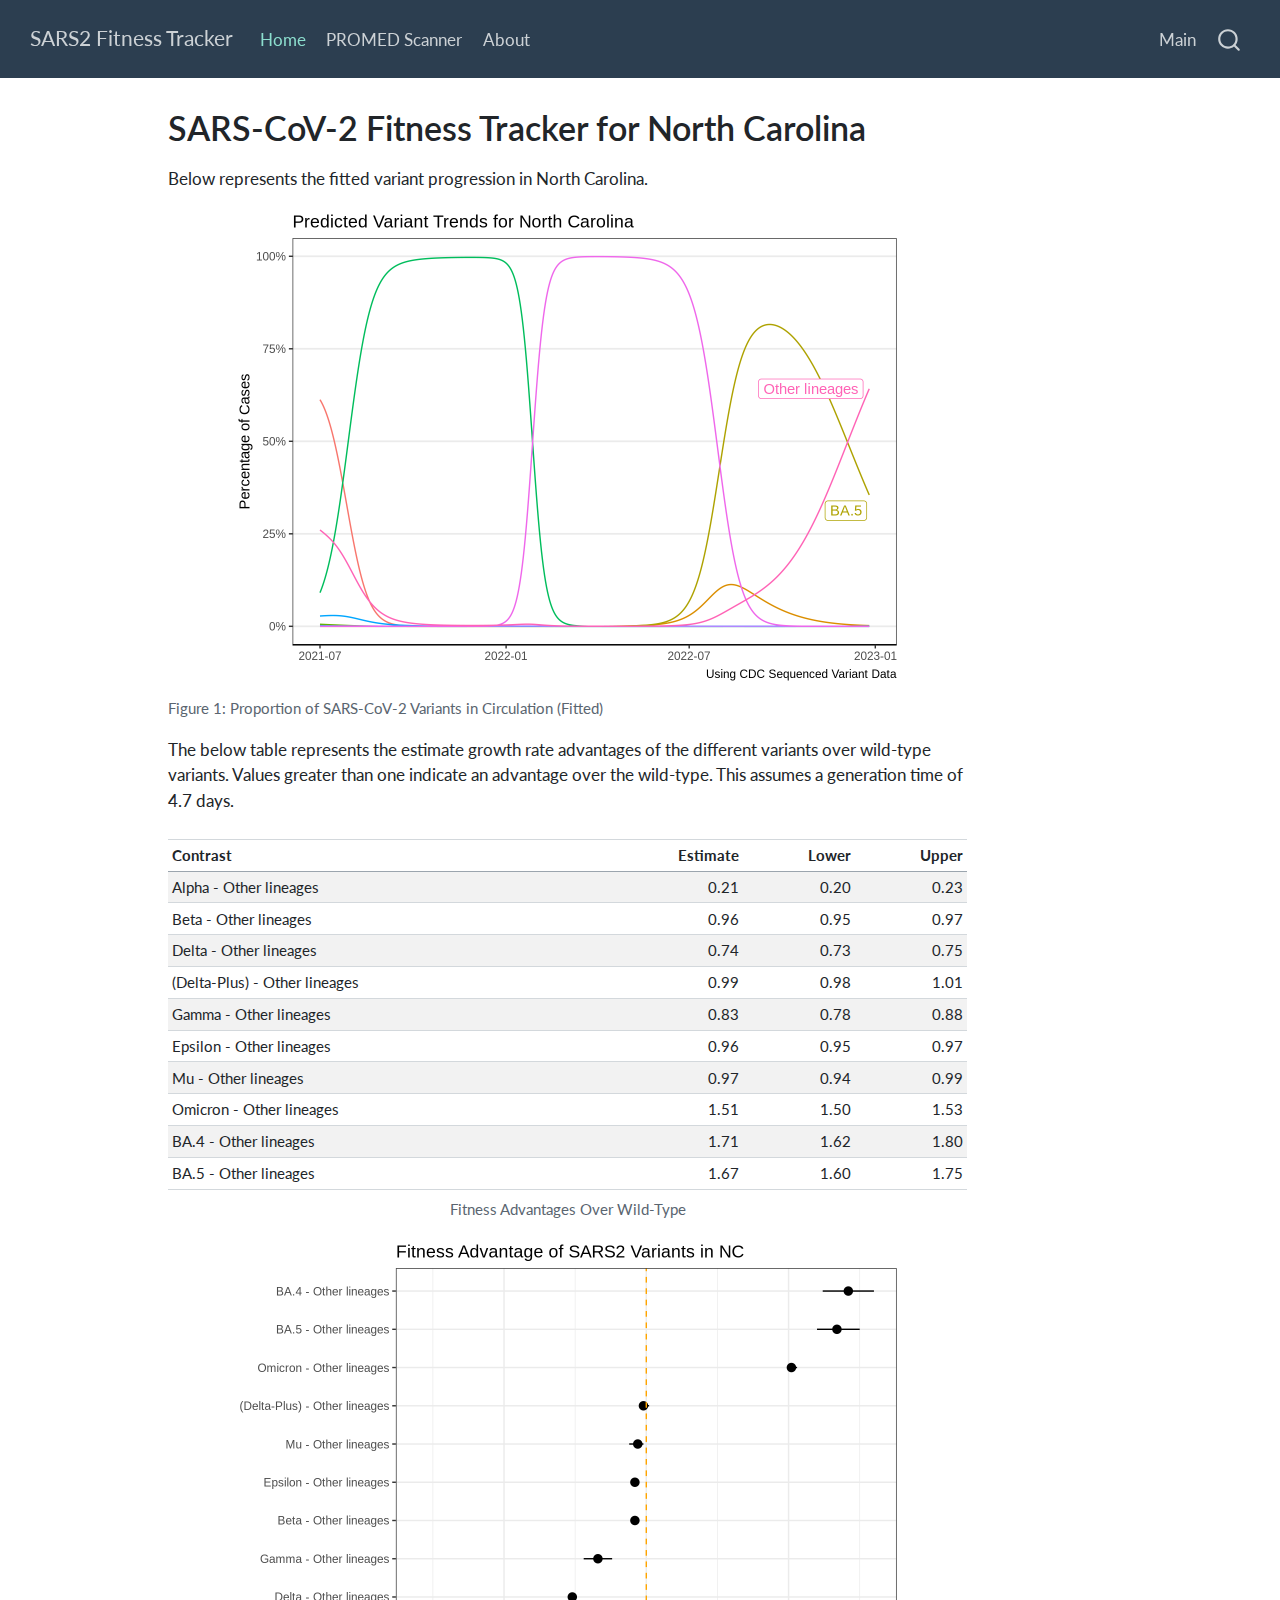
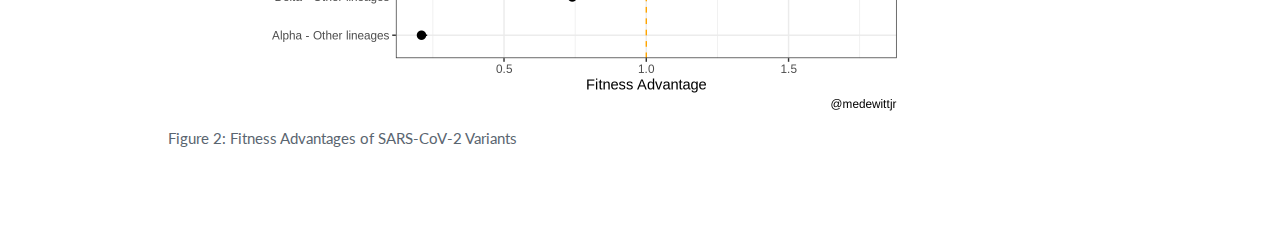
<file: docs/index.html>
<!DOCTYPE html>
<html xmlns="http://www.w3.org/1999/xhtml" lang="en" xml:lang="en"><head>

<meta charset="utf-8">
<meta name="generator" content="quarto-1.4.550">

<meta name="viewport" content="width=device-width, initial-scale=1.0, user-scalable=yes">


<title>SARS2 Fitness Tracker - SARS-CoV-2 Fitness Tracker for North Carolina</title>
<style>
code{white-space: pre-wrap;}
span.smallcaps{font-variant: small-caps;}
div.columns{display: flex; gap: min(4vw, 1.5em);}
div.column{flex: auto; overflow-x: auto;}
div.hanging-indent{margin-left: 1.5em; text-indent: -1.5em;}
ul.task-list{list-style: none;}
ul.task-list li input[type="checkbox"] {
  width: 0.8em;
  margin: 0 0.8em 0.2em -1em; /* quarto-specific, see https://github.com/quarto-dev/quarto-cli/issues/4556 */ 
  vertical-align: middle;
}
</style>


<script src="site_libs/quarto-nav/quarto-nav.js"></script>
<script src="site_libs/quarto-nav/headroom.min.js"></script>
<script src="site_libs/clipboard/clipboard.min.js"></script>
<script src="site_libs/quarto-search/autocomplete.umd.js"></script>
<script src="site_libs/quarto-search/fuse.min.js"></script>
<script src="site_libs/quarto-search/quarto-search.js"></script>
<meta name="quarto:offset" content="./">
<script src="site_libs/quarto-html/quarto.js"></script>
<script src="site_libs/quarto-html/popper.min.js"></script>
<script src="site_libs/quarto-html/tippy.umd.min.js"></script>
<script src="site_libs/quarto-html/anchor.min.js"></script>
<link href="site_libs/quarto-html/tippy.css" rel="stylesheet">
<link href="site_libs/quarto-html/quarto-syntax-highlighting.css" rel="stylesheet" id="quarto-text-highlighting-styles">
<script src="site_libs/bootstrap/bootstrap.min.js"></script>
<link href="site_libs/bootstrap/bootstrap-icons.css" rel="stylesheet">
<link href="site_libs/bootstrap/bootstrap.min.css" rel="stylesheet" id="quarto-bootstrap" data-mode="light">
<script id="quarto-search-options" type="application/json">{
  "location": "navbar",
  "copy-button": false,
  "collapse-after": 3,
  "panel-placement": "end",
  "type": "overlay",
  "limit": 50,
  "keyboard-shortcut": [
    "f",
    "/",
    "s"
  ],
  "show-item-context": false,
  "language": {
    "search-no-results-text": "No results",
    "search-matching-documents-text": "matching documents",
    "search-copy-link-title": "Copy link to search",
    "search-hide-matches-text": "Hide additional matches",
    "search-more-match-text": "more match in this document",
    "search-more-matches-text": "more matches in this document",
    "search-clear-button-title": "Clear",
    "search-text-placeholder": "",
    "search-detached-cancel-button-title": "Cancel",
    "search-submit-button-title": "Submit",
    "search-label": "Search"
  }
}</script>


<link rel="stylesheet" href="styles.css">
</head>

<body class="nav-fixed">

<div id="quarto-search-results"></div>
  <header id="quarto-header" class="headroom fixed-top">
    <nav class="navbar navbar-expand-lg " data-bs-theme="dark">
      <div class="navbar-container container-fluid">
      <div class="navbar-brand-container mx-auto">
    <a class="navbar-brand" href="./index.html">
    <span class="navbar-title">SARS2 Fitness Tracker</span>
    </a>
  </div>
            <div id="quarto-search" class="" title="Search"></div>
          <button class="navbar-toggler" type="button" data-bs-toggle="collapse" data-bs-target="#navbarCollapse" aria-controls="navbarCollapse" aria-expanded="false" aria-label="Toggle navigation" onclick="if (window.quartoToggleHeadroom) { window.quartoToggleHeadroom(); }">
  <span class="navbar-toggler-icon"></span>
</button>
          <div class="collapse navbar-collapse" id="navbarCollapse">
            <ul class="navbar-nav navbar-nav-scroll me-auto">
  <li class="nav-item">
    <a class="nav-link active" href="./index.html" aria-current="page"> 
<span class="menu-text">Home</span></a>
  </li>  
  <li class="nav-item">
    <a class="nav-link" href="https://michaeldewittjr.com/promed-scanner/"> 
<span class="menu-text">PROMED Scanner</span></a>
  </li>  
  <li class="nav-item">
    <a class="nav-link" href="./about.html"> 
<span class="menu-text">About</span></a>
  </li>  
</ul>
            <ul class="navbar-nav navbar-nav-scroll ms-auto">
  <li class="nav-item">
    <a class="nav-link" href="https://michaeldewittjr.com"> 
<span class="menu-text">Main</span></a>
  </li>  
</ul>
          </div> <!-- /navcollapse -->
          <div class="quarto-navbar-tools">
</div>
      </div> <!-- /container-fluid -->
    </nav>
</header>
<!-- content -->
<div id="quarto-content" class="quarto-container page-columns page-rows-contents page-layout-article page-navbar">
<!-- sidebar -->
<!-- margin-sidebar -->
    <div id="quarto-margin-sidebar" class="sidebar margin-sidebar">
        
    </div>
<!-- main -->
<main class="content" id="quarto-document-content">

<header id="title-block-header" class="quarto-title-block default">
<div class="quarto-title">
<h1 class="title">SARS-CoV-2 Fitness Tracker for North Carolina</h1>
</div>



<div class="quarto-title-meta">

    
  
    
  </div>
  


</header>


<p>Below represents the fitted variant progression in North Carolina.</p>
<div class="cell">
<div class="cell-output-display">
<div id="fig-plot1" class="quarto-figure quarto-figure-center quarto-float anchored">
<figure class="quarto-float quarto-float-fig figure">
<div aria-describedby="fig-plot1-caption-0ceaefa1-69ba-4598-a22c-09a6ac19f8ca">
<img src="index_files/figure-html/fig-plot1-1.png" class="img-fluid figure-img" width="672">
</div>
<figcaption class="quarto-float-caption-bottom quarto-float-caption quarto-float-fig" id="fig-plot1-caption-0ceaefa1-69ba-4598-a22c-09a6ac19f8ca">
Figure&nbsp;1: Proportion of SARS-CoV-2 Variants in Circulation (Fitted)
</figcaption>
</figure>
</div>
</div>
</div>
<p>The below table represents the estimate growth rate advantages of the different variants over wild-type variants. Values greater than one indicate an advantage over the wild-type. This assumes a generation time of 4.7 days.</p>
<div class="cell">
<div class="cell-output-display">
<table class="table table-sm table-striped small">
<caption>Fitness Advantages Over Wild-Type</caption>
<thead>
<tr class="header">
<th style="text-align: left;">Contrast</th>
<th style="text-align: right;">Estimate</th>
<th style="text-align: right;">Lower</th>
<th style="text-align: right;">Upper</th>
</tr>
</thead>
<tbody>
<tr class="odd">
<td style="text-align: left;">Alpha - Other lineages</td>
<td style="text-align: right;">0.21</td>
<td style="text-align: right;">0.20</td>
<td style="text-align: right;">0.23</td>
</tr>
<tr class="even">
<td style="text-align: left;">Beta - Other lineages</td>
<td style="text-align: right;">0.96</td>
<td style="text-align: right;">0.95</td>
<td style="text-align: right;">0.97</td>
</tr>
<tr class="odd">
<td style="text-align: left;">Delta - Other lineages</td>
<td style="text-align: right;">0.74</td>
<td style="text-align: right;">0.73</td>
<td style="text-align: right;">0.75</td>
</tr>
<tr class="even">
<td style="text-align: left;">(Delta-Plus) - Other lineages</td>
<td style="text-align: right;">0.99</td>
<td style="text-align: right;">0.98</td>
<td style="text-align: right;">1.01</td>
</tr>
<tr class="odd">
<td style="text-align: left;">Gamma - Other lineages</td>
<td style="text-align: right;">0.83</td>
<td style="text-align: right;">0.78</td>
<td style="text-align: right;">0.88</td>
</tr>
<tr class="even">
<td style="text-align: left;">Epsilon - Other lineages</td>
<td style="text-align: right;">0.96</td>
<td style="text-align: right;">0.95</td>
<td style="text-align: right;">0.97</td>
</tr>
<tr class="odd">
<td style="text-align: left;">Mu - Other lineages</td>
<td style="text-align: right;">0.97</td>
<td style="text-align: right;">0.94</td>
<td style="text-align: right;">0.99</td>
</tr>
<tr class="even">
<td style="text-align: left;">Omicron - Other lineages</td>
<td style="text-align: right;">1.51</td>
<td style="text-align: right;">1.50</td>
<td style="text-align: right;">1.53</td>
</tr>
<tr class="odd">
<td style="text-align: left;">BA.4 - Other lineages</td>
<td style="text-align: right;">1.71</td>
<td style="text-align: right;">1.62</td>
<td style="text-align: right;">1.80</td>
</tr>
<tr class="even">
<td style="text-align: left;">BA.5 - Other lineages</td>
<td style="text-align: right;">1.67</td>
<td style="text-align: right;">1.60</td>
<td style="text-align: right;">1.75</td>
</tr>
</tbody>
</table>
</div>
</div>
<div class="cell">
<div class="cell-output-display">
<div id="fig-plot" class="quarto-figure quarto-figure-center quarto-float anchored">
<figure class="quarto-float quarto-float-fig figure">
<div aria-describedby="fig-plot-caption-0ceaefa1-69ba-4598-a22c-09a6ac19f8ca">
<img src="index_files/figure-html/fig-plot-1.png" class="img-fluid figure-img" width="672">
</div>
<figcaption class="quarto-float-caption-bottom quarto-float-caption quarto-float-fig" id="fig-plot-caption-0ceaefa1-69ba-4598-a22c-09a6ac19f8ca">
Figure&nbsp;2: Fitness Advantages of SARS-CoV-2 Variants
</figcaption>
</figure>
</div>
</div>
</div>



</main> <!-- /main -->
<script id="quarto-html-after-body" type="application/javascript">
window.document.addEventListener("DOMContentLoaded", function (event) {
  const toggleBodyColorMode = (bsSheetEl) => {
    const mode = bsSheetEl.getAttribute("data-mode");
    const bodyEl = window.document.querySelector("body");
    if (mode === "dark") {
      bodyEl.classList.add("quarto-dark");
      bodyEl.classList.remove("quarto-light");
    } else {
      bodyEl.classList.add("quarto-light");
      bodyEl.classList.remove("quarto-dark");
    }
  }
  const toggleBodyColorPrimary = () => {
    const bsSheetEl = window.document.querySelector("link#quarto-bootstrap");
    if (bsSheetEl) {
      toggleBodyColorMode(bsSheetEl);
    }
  }
  toggleBodyColorPrimary();  
  const icon = "";
  const anchorJS = new window.AnchorJS();
  anchorJS.options = {
    placement: 'right',
    icon: icon
  };
  anchorJS.add('.anchored');
  const isCodeAnnotation = (el) => {
    for (const clz of el.classList) {
      if (clz.startsWith('code-annotation-')) {                     
        return true;
      }
    }
    return false;
  }
  const clipboard = new window.ClipboardJS('.code-copy-button', {
    text: function(trigger) {
      const codeEl = trigger.previousElementSibling.cloneNode(true);
      for (const childEl of codeEl.children) {
        if (isCodeAnnotation(childEl)) {
          childEl.remove();
        }
      }
      return codeEl.innerText;
    }
  });
  clipboard.on('success', function(e) {
    // button target
    const button = e.trigger;
    // don't keep focus
    button.blur();
    // flash "checked"
    button.classList.add('code-copy-button-checked');
    var currentTitle = button.getAttribute("title");
    button.setAttribute("title", "Copied!");
    let tooltip;
    if (window.bootstrap) {
      button.setAttribute("data-bs-toggle", "tooltip");
      button.setAttribute("data-bs-placement", "left");
      button.setAttribute("data-bs-title", "Copied!");
      tooltip = new bootstrap.Tooltip(button, 
        { trigger: "manual", 
          customClass: "code-copy-button-tooltip",
          offset: [0, -8]});
      tooltip.show();    
    }
    setTimeout(function() {
      if (tooltip) {
        tooltip.hide();
        button.removeAttribute("data-bs-title");
        button.removeAttribute("data-bs-toggle");
        button.removeAttribute("data-bs-placement");
      }
      button.setAttribute("title", currentTitle);
      button.classList.remove('code-copy-button-checked');
    }, 1000);
    // clear code selection
    e.clearSelection();
  });
  function tippyHover(el, contentFn, onTriggerFn, onUntriggerFn) {
    const config = {
      allowHTML: true,
      maxWidth: 500,
      delay: 100,
      arrow: false,
      appendTo: function(el) {
          return el.parentElement;
      },
      interactive: true,
      interactiveBorder: 10,
      theme: 'quarto',
      placement: 'bottom-start',
    };
    if (contentFn) {
      config.content = contentFn;
    }
    if (onTriggerFn) {
      config.onTrigger = onTriggerFn;
    }
    if (onUntriggerFn) {
      config.onUntrigger = onUntriggerFn;
    }
    window.tippy(el, config); 
  }
  const noterefs = window.document.querySelectorAll('a[role="doc-noteref"]');
  for (var i=0; i<noterefs.length; i++) {
    const ref = noterefs[i];
    tippyHover(ref, function() {
      // use id or data attribute instead here
      let href = ref.getAttribute('data-footnote-href') || ref.getAttribute('href');
      try { href = new URL(href).hash; } catch {}
      const id = href.replace(/^#\/?/, "");
      const note = window.document.getElementById(id);
      return note.innerHTML;
    });
  }
  const xrefs = window.document.querySelectorAll('a.quarto-xref');
  const processXRef = (id, note) => {
    // Strip column container classes
    const stripColumnClz = (el) => {
      el.classList.remove("page-full", "page-columns");
      if (el.children) {
        for (const child of el.children) {
          stripColumnClz(child);
        }
      }
    }
    stripColumnClz(note)
    if (id === null || id.startsWith('sec-')) {
      // Special case sections, only their first couple elements
      const container = document.createElement("div");
      if (note.children && note.children.length > 2) {
        container.appendChild(note.children[0].cloneNode(true));
        for (let i = 1; i < note.children.length; i++) {
          const child = note.children[i];
          if (child.tagName === "P" && child.innerText === "") {
            continue;
          } else {
            container.appendChild(child.cloneNode(true));
            break;
          }
        }
        if (window.Quarto?.typesetMath) {
          window.Quarto.typesetMath(container);
        }
        return container.innerHTML
      } else {
        if (window.Quarto?.typesetMath) {
          window.Quarto.typesetMath(note);
        }
        return note.innerHTML;
      }
    } else {
      // Remove any anchor links if they are present
      const anchorLink = note.querySelector('a.anchorjs-link');
      if (anchorLink) {
        anchorLink.remove();
      }
      if (window.Quarto?.typesetMath) {
        window.Quarto.typesetMath(note);
      }
      // TODO in 1.5, we should make sure this works without a callout special case
      if (note.classList.contains("callout")) {
        return note.outerHTML;
      } else {
        return note.innerHTML;
      }
    }
  }
  for (var i=0; i<xrefs.length; i++) {
    const xref = xrefs[i];
    tippyHover(xref, undefined, function(instance) {
      instance.disable();
      let url = xref.getAttribute('href');
      let hash = undefined; 
      if (url.startsWith('#')) {
        hash = url;
      } else {
        try { hash = new URL(url).hash; } catch {}
      }
      if (hash) {
        const id = hash.replace(/^#\/?/, "");
        const note = window.document.getElementById(id);
        if (note !== null) {
          try {
            const html = processXRef(id, note.cloneNode(true));
            instance.setContent(html);
          } finally {
            instance.enable();
            instance.show();
          }
        } else {
          // See if we can fetch this
          fetch(url.split('#')[0])
          .then(res => res.text())
          .then(html => {
            const parser = new DOMParser();
            const htmlDoc = parser.parseFromString(html, "text/html");
            const note = htmlDoc.getElementById(id);
            if (note !== null) {
              const html = processXRef(id, note);
              instance.setContent(html);
            } 
          }).finally(() => {
            instance.enable();
            instance.show();
          });
        }
      } else {
        // See if we can fetch a full url (with no hash to target)
        // This is a special case and we should probably do some content thinning / targeting
        fetch(url)
        .then(res => res.text())
        .then(html => {
          const parser = new DOMParser();
          const htmlDoc = parser.parseFromString(html, "text/html");
          const note = htmlDoc.querySelector('main.content');
          if (note !== null) {
            // This should only happen for chapter cross references
            // (since there is no id in the URL)
            // remove the first header
            if (note.children.length > 0 && note.children[0].tagName === "HEADER") {
              note.children[0].remove();
            }
            const html = processXRef(null, note);
            instance.setContent(html);
          } 
        }).finally(() => {
          instance.enable();
          instance.show();
        });
      }
    }, function(instance) {
    });
  }
      let selectedAnnoteEl;
      const selectorForAnnotation = ( cell, annotation) => {
        let cellAttr = 'data-code-cell="' + cell + '"';
        let lineAttr = 'data-code-annotation="' +  annotation + '"';
        const selector = 'span[' + cellAttr + '][' + lineAttr + ']';
        return selector;
      }
      const selectCodeLines = (annoteEl) => {
        const doc = window.document;
        const targetCell = annoteEl.getAttribute("data-target-cell");
        const targetAnnotation = annoteEl.getAttribute("data-target-annotation");
        const annoteSpan = window.document.querySelector(selectorForAnnotation(targetCell, targetAnnotation));
        const lines = annoteSpan.getAttribute("data-code-lines").split(",");
        const lineIds = lines.map((line) => {
          return targetCell + "-" + line;
        })
        let top = null;
        let height = null;
        let parent = null;
        if (lineIds.length > 0) {
            //compute the position of the single el (top and bottom and make a div)
            const el = window.document.getElementById(lineIds[0]);
            top = el.offsetTop;
            height = el.offsetHeight;
            parent = el.parentElement.parentElement;
          if (lineIds.length > 1) {
            const lastEl = window.document.getElementById(lineIds[lineIds.length - 1]);
            const bottom = lastEl.offsetTop + lastEl.offsetHeight;
            height = bottom - top;
          }
          if (top !== null && height !== null && parent !== null) {
            // cook up a div (if necessary) and position it 
            let div = window.document.getElementById("code-annotation-line-highlight");
            if (div === null) {
              div = window.document.createElement("div");
              div.setAttribute("id", "code-annotation-line-highlight");
              div.style.position = 'absolute';
              parent.appendChild(div);
            }
            div.style.top = top - 2 + "px";
            div.style.height = height + 4 + "px";
            div.style.left = 0;
            let gutterDiv = window.document.getElementById("code-annotation-line-highlight-gutter");
            if (gutterDiv === null) {
              gutterDiv = window.document.createElement("div");
              gutterDiv.setAttribute("id", "code-annotation-line-highlight-gutter");
              gutterDiv.style.position = 'absolute';
              const codeCell = window.document.getElementById(targetCell);
              const gutter = codeCell.querySelector('.code-annotation-gutter');
              gutter.appendChild(gutterDiv);
            }
            gutterDiv.style.top = top - 2 + "px";
            gutterDiv.style.height = height + 4 + "px";
          }
          selectedAnnoteEl = annoteEl;
        }
      };
      const unselectCodeLines = () => {
        const elementsIds = ["code-annotation-line-highlight", "code-annotation-line-highlight-gutter"];
        elementsIds.forEach((elId) => {
          const div = window.document.getElementById(elId);
          if (div) {
            div.remove();
          }
        });
        selectedAnnoteEl = undefined;
      };
        // Handle positioning of the toggle
    window.addEventListener(
      "resize",
      throttle(() => {
        elRect = undefined;
        if (selectedAnnoteEl) {
          selectCodeLines(selectedAnnoteEl);
        }
      }, 10)
    );
    function throttle(fn, ms) {
    let throttle = false;
    let timer;
      return (...args) => {
        if(!throttle) { // first call gets through
            fn.apply(this, args);
            throttle = true;
        } else { // all the others get throttled
            if(timer) clearTimeout(timer); // cancel #2
            timer = setTimeout(() => {
              fn.apply(this, args);
              timer = throttle = false;
            }, ms);
        }
      };
    }
      // Attach click handler to the DT
      const annoteDls = window.document.querySelectorAll('dt[data-target-cell]');
      for (const annoteDlNode of annoteDls) {
        annoteDlNode.addEventListener('click', (event) => {
          const clickedEl = event.target;
          if (clickedEl !== selectedAnnoteEl) {
            unselectCodeLines();
            const activeEl = window.document.querySelector('dt[data-target-cell].code-annotation-active');
            if (activeEl) {
              activeEl.classList.remove('code-annotation-active');
            }
            selectCodeLines(clickedEl);
            clickedEl.classList.add('code-annotation-active');
          } else {
            // Unselect the line
            unselectCodeLines();
            clickedEl.classList.remove('code-annotation-active');
          }
        });
      }
  const findCites = (el) => {
    const parentEl = el.parentElement;
    if (parentEl) {
      const cites = parentEl.dataset.cites;
      if (cites) {
        return {
          el,
          cites: cites.split(' ')
        };
      } else {
        return findCites(el.parentElement)
      }
    } else {
      return undefined;
    }
  };
  var bibliorefs = window.document.querySelectorAll('a[role="doc-biblioref"]');
  for (var i=0; i<bibliorefs.length; i++) {
    const ref = bibliorefs[i];
    const citeInfo = findCites(ref);
    if (citeInfo) {
      tippyHover(citeInfo.el, function() {
        var popup = window.document.createElement('div');
        citeInfo.cites.forEach(function(cite) {
          var citeDiv = window.document.createElement('div');
          citeDiv.classList.add('hanging-indent');
          citeDiv.classList.add('csl-entry');
          var biblioDiv = window.document.getElementById('ref-' + cite);
          if (biblioDiv) {
            citeDiv.innerHTML = biblioDiv.innerHTML;
          }
          popup.appendChild(citeDiv);
        });
        return popup.innerHTML;
      });
    }
  }
});
</script>
</div> <!-- /content -->




</body></html>
</file>
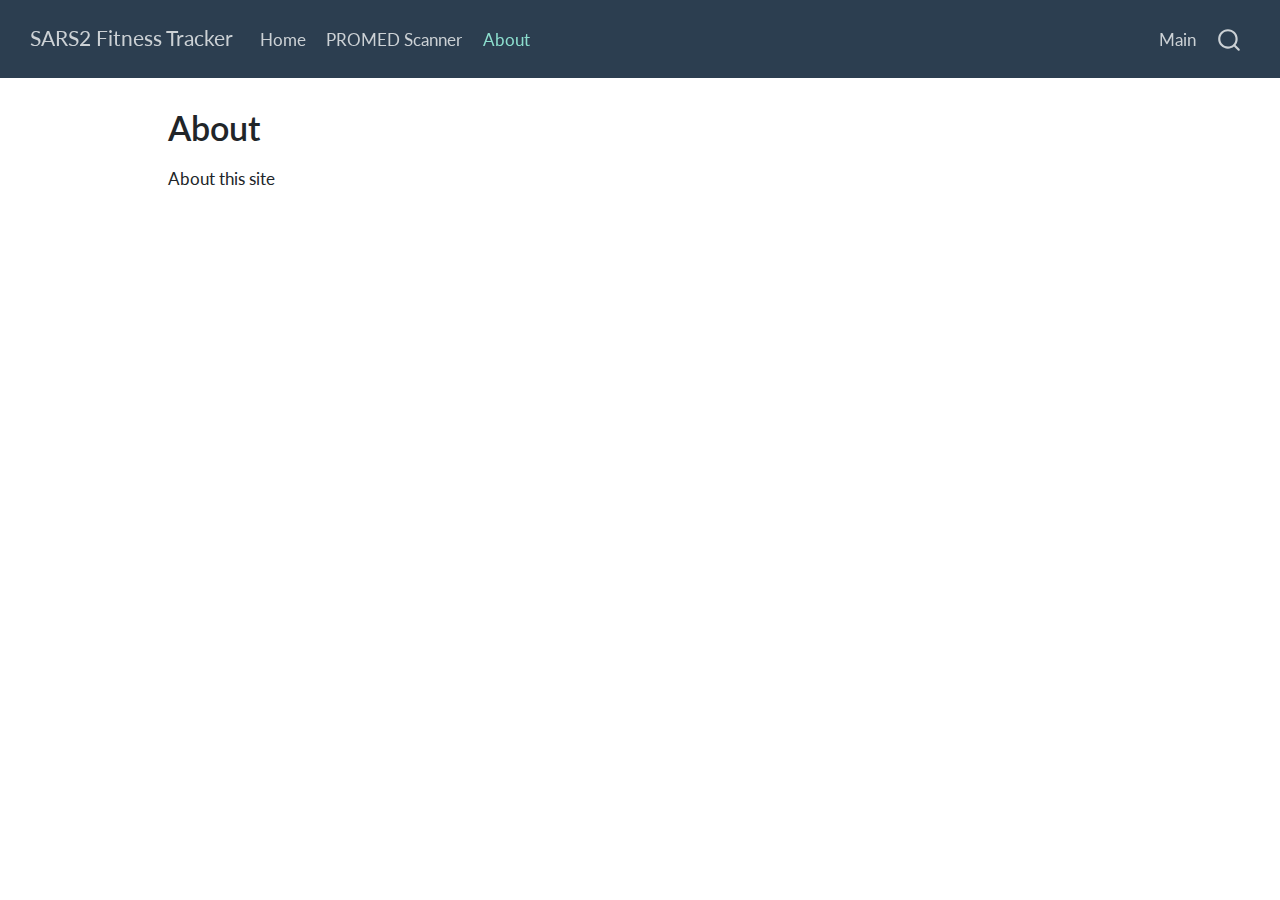
<file: docs/about.html>
<!DOCTYPE html>
<html xmlns="http://www.w3.org/1999/xhtml" lang="en" xml:lang="en"><head>

<meta charset="utf-8">
<meta name="generator" content="quarto-1.4.550">

<meta name="viewport" content="width=device-width, initial-scale=1.0, user-scalable=yes">


<title>SARS2 Fitness Tracker - About</title>
<style>
code{white-space: pre-wrap;}
span.smallcaps{font-variant: small-caps;}
div.columns{display: flex; gap: min(4vw, 1.5em);}
div.column{flex: auto; overflow-x: auto;}
div.hanging-indent{margin-left: 1.5em; text-indent: -1.5em;}
ul.task-list{list-style: none;}
ul.task-list li input[type="checkbox"] {
  width: 0.8em;
  margin: 0 0.8em 0.2em -1em; /* quarto-specific, see https://github.com/quarto-dev/quarto-cli/issues/4556 */ 
  vertical-align: middle;
}
</style>


<script src="site_libs/quarto-nav/quarto-nav.js"></script>
<script src="site_libs/quarto-nav/headroom.min.js"></script>
<script src="site_libs/clipboard/clipboard.min.js"></script>
<script src="site_libs/quarto-search/autocomplete.umd.js"></script>
<script src="site_libs/quarto-search/fuse.min.js"></script>
<script src="site_libs/quarto-search/quarto-search.js"></script>
<meta name="quarto:offset" content="./">
<script src="site_libs/quarto-html/quarto.js"></script>
<script src="site_libs/quarto-html/popper.min.js"></script>
<script src="site_libs/quarto-html/tippy.umd.min.js"></script>
<script src="site_libs/quarto-html/anchor.min.js"></script>
<link href="site_libs/quarto-html/tippy.css" rel="stylesheet">
<link href="site_libs/quarto-html/quarto-syntax-highlighting.css" rel="stylesheet" id="quarto-text-highlighting-styles">
<script src="site_libs/bootstrap/bootstrap.min.js"></script>
<link href="site_libs/bootstrap/bootstrap-icons.css" rel="stylesheet">
<link href="site_libs/bootstrap/bootstrap.min.css" rel="stylesheet" id="quarto-bootstrap" data-mode="light">
<script id="quarto-search-options" type="application/json">{
  "location": "navbar",
  "copy-button": false,
  "collapse-after": 3,
  "panel-placement": "end",
  "type": "overlay",
  "limit": 50,
  "keyboard-shortcut": [
    "f",
    "/",
    "s"
  ],
  "show-item-context": false,
  "language": {
    "search-no-results-text": "No results",
    "search-matching-documents-text": "matching documents",
    "search-copy-link-title": "Copy link to search",
    "search-hide-matches-text": "Hide additional matches",
    "search-more-match-text": "more match in this document",
    "search-more-matches-text": "more matches in this document",
    "search-clear-button-title": "Clear",
    "search-text-placeholder": "",
    "search-detached-cancel-button-title": "Cancel",
    "search-submit-button-title": "Submit",
    "search-label": "Search"
  }
}</script>


<link rel="stylesheet" href="styles.css">
</head>

<body class="nav-fixed">

<div id="quarto-search-results"></div>
  <header id="quarto-header" class="headroom fixed-top">
    <nav class="navbar navbar-expand-lg " data-bs-theme="dark">
      <div class="navbar-container container-fluid">
      <div class="navbar-brand-container mx-auto">
    <a class="navbar-brand" href="./index.html">
    <span class="navbar-title">SARS2 Fitness Tracker</span>
    </a>
  </div>
            <div id="quarto-search" class="" title="Search"></div>
          <button class="navbar-toggler" type="button" data-bs-toggle="collapse" data-bs-target="#navbarCollapse" aria-controls="navbarCollapse" aria-expanded="false" aria-label="Toggle navigation" onclick="if (window.quartoToggleHeadroom) { window.quartoToggleHeadroom(); }">
  <span class="navbar-toggler-icon"></span>
</button>
          <div class="collapse navbar-collapse" id="navbarCollapse">
            <ul class="navbar-nav navbar-nav-scroll me-auto">
  <li class="nav-item">
    <a class="nav-link" href="./index.html"> 
<span class="menu-text">Home</span></a>
  </li>  
  <li class="nav-item">
    <a class="nav-link" href="https://michaeldewittjr.com/promed-scanner/"> 
<span class="menu-text">PROMED Scanner</span></a>
  </li>  
  <li class="nav-item">
    <a class="nav-link active" href="./about.html" aria-current="page"> 
<span class="menu-text">About</span></a>
  </li>  
</ul>
            <ul class="navbar-nav navbar-nav-scroll ms-auto">
  <li class="nav-item">
    <a class="nav-link" href="https://michaeldewittjr.com"> 
<span class="menu-text">Main</span></a>
  </li>  
</ul>
          </div> <!-- /navcollapse -->
          <div class="quarto-navbar-tools">
</div>
      </div> <!-- /container-fluid -->
    </nav>
</header>
<!-- content -->
<div id="quarto-content" class="quarto-container page-columns page-rows-contents page-layout-article page-navbar">
<!-- sidebar -->
<!-- margin-sidebar -->
    <div id="quarto-margin-sidebar" class="sidebar margin-sidebar">
        
    </div>
<!-- main -->
<main class="content" id="quarto-document-content">

<header id="title-block-header" class="quarto-title-block default">
<div class="quarto-title">
<h1 class="title">About</h1>
</div>



<div class="quarto-title-meta">

    
  
    
  </div>
  


</header>


<p>About this site</p>



</main> <!-- /main -->
<script id="quarto-html-after-body" type="application/javascript">
window.document.addEventListener("DOMContentLoaded", function (event) {
  const toggleBodyColorMode = (bsSheetEl) => {
    const mode = bsSheetEl.getAttribute("data-mode");
    const bodyEl = window.document.querySelector("body");
    if (mode === "dark") {
      bodyEl.classList.add("quarto-dark");
      bodyEl.classList.remove("quarto-light");
    } else {
      bodyEl.classList.add("quarto-light");
      bodyEl.classList.remove("quarto-dark");
    }
  }
  const toggleBodyColorPrimary = () => {
    const bsSheetEl = window.document.querySelector("link#quarto-bootstrap");
    if (bsSheetEl) {
      toggleBodyColorMode(bsSheetEl);
    }
  }
  toggleBodyColorPrimary();  
  const icon = "";
  const anchorJS = new window.AnchorJS();
  anchorJS.options = {
    placement: 'right',
    icon: icon
  };
  anchorJS.add('.anchored');
  const isCodeAnnotation = (el) => {
    for (const clz of el.classList) {
      if (clz.startsWith('code-annotation-')) {                     
        return true;
      }
    }
    return false;
  }
  const clipboard = new window.ClipboardJS('.code-copy-button', {
    text: function(trigger) {
      const codeEl = trigger.previousElementSibling.cloneNode(true);
      for (const childEl of codeEl.children) {
        if (isCodeAnnotation(childEl)) {
          childEl.remove();
        }
      }
      return codeEl.innerText;
    }
  });
  clipboard.on('success', function(e) {
    // button target
    const button = e.trigger;
    // don't keep focus
    button.blur();
    // flash "checked"
    button.classList.add('code-copy-button-checked');
    var currentTitle = button.getAttribute("title");
    button.setAttribute("title", "Copied!");
    let tooltip;
    if (window.bootstrap) {
      button.setAttribute("data-bs-toggle", "tooltip");
      button.setAttribute("data-bs-placement", "left");
      button.setAttribute("data-bs-title", "Copied!");
      tooltip = new bootstrap.Tooltip(button, 
        { trigger: "manual", 
          customClass: "code-copy-button-tooltip",
          offset: [0, -8]});
      tooltip.show();    
    }
    setTimeout(function() {
      if (tooltip) {
        tooltip.hide();
        button.removeAttribute("data-bs-title");
        button.removeAttribute("data-bs-toggle");
        button.removeAttribute("data-bs-placement");
      }
      button.setAttribute("title", currentTitle);
      button.classList.remove('code-copy-button-checked');
    }, 1000);
    // clear code selection
    e.clearSelection();
  });
  function tippyHover(el, contentFn, onTriggerFn, onUntriggerFn) {
    const config = {
      allowHTML: true,
      maxWidth: 500,
      delay: 100,
      arrow: false,
      appendTo: function(el) {
          return el.parentElement;
      },
      interactive: true,
      interactiveBorder: 10,
      theme: 'quarto',
      placement: 'bottom-start',
    };
    if (contentFn) {
      config.content = contentFn;
    }
    if (onTriggerFn) {
      config.onTrigger = onTriggerFn;
    }
    if (onUntriggerFn) {
      config.onUntrigger = onUntriggerFn;
    }
    window.tippy(el, config); 
  }
  const noterefs = window.document.querySelectorAll('a[role="doc-noteref"]');
  for (var i=0; i<noterefs.length; i++) {
    const ref = noterefs[i];
    tippyHover(ref, function() {
      // use id or data attribute instead here
      let href = ref.getAttribute('data-footnote-href') || ref.getAttribute('href');
      try { href = new URL(href).hash; } catch {}
      const id = href.replace(/^#\/?/, "");
      const note = window.document.getElementById(id);
      return note.innerHTML;
    });
  }
  const xrefs = window.document.querySelectorAll('a.quarto-xref');
  const processXRef = (id, note) => {
    // Strip column container classes
    const stripColumnClz = (el) => {
      el.classList.remove("page-full", "page-columns");
      if (el.children) {
        for (const child of el.children) {
          stripColumnClz(child);
        }
      }
    }
    stripColumnClz(note)
    if (id === null || id.startsWith('sec-')) {
      // Special case sections, only their first couple elements
      const container = document.createElement("div");
      if (note.children && note.children.length > 2) {
        container.appendChild(note.children[0].cloneNode(true));
        for (let i = 1; i < note.children.length; i++) {
          const child = note.children[i];
          if (child.tagName === "P" && child.innerText === "") {
            continue;
          } else {
            container.appendChild(child.cloneNode(true));
            break;
          }
        }
        if (window.Quarto?.typesetMath) {
          window.Quarto.typesetMath(container);
        }
        return container.innerHTML
      } else {
        if (window.Quarto?.typesetMath) {
          window.Quarto.typesetMath(note);
        }
        return note.innerHTML;
      }
    } else {
      // Remove any anchor links if they are present
      const anchorLink = note.querySelector('a.anchorjs-link');
      if (anchorLink) {
        anchorLink.remove();
      }
      if (window.Quarto?.typesetMath) {
        window.Quarto.typesetMath(note);
      }
      // TODO in 1.5, we should make sure this works without a callout special case
      if (note.classList.contains("callout")) {
        return note.outerHTML;
      } else {
        return note.innerHTML;
      }
    }
  }
  for (var i=0; i<xrefs.length; i++) {
    const xref = xrefs[i];
    tippyHover(xref, undefined, function(instance) {
      instance.disable();
      let url = xref.getAttribute('href');
      let hash = undefined; 
      if (url.startsWith('#')) {
        hash = url;
      } else {
        try { hash = new URL(url).hash; } catch {}
      }
      if (hash) {
        const id = hash.replace(/^#\/?/, "");
        const note = window.document.getElementById(id);
        if (note !== null) {
          try {
            const html = processXRef(id, note.cloneNode(true));
            instance.setContent(html);
          } finally {
            instance.enable();
            instance.show();
          }
        } else {
          // See if we can fetch this
          fetch(url.split('#')[0])
          .then(res => res.text())
          .then(html => {
            const parser = new DOMParser();
            const htmlDoc = parser.parseFromString(html, "text/html");
            const note = htmlDoc.getElementById(id);
            if (note !== null) {
              const html = processXRef(id, note);
              instance.setContent(html);
            } 
          }).finally(() => {
            instance.enable();
            instance.show();
          });
        }
      } else {
        // See if we can fetch a full url (with no hash to target)
        // This is a special case and we should probably do some content thinning / targeting
        fetch(url)
        .then(res => res.text())
        .then(html => {
          const parser = new DOMParser();
          const htmlDoc = parser.parseFromString(html, "text/html");
          const note = htmlDoc.querySelector('main.content');
          if (note !== null) {
            // This should only happen for chapter cross references
            // (since there is no id in the URL)
            // remove the first header
            if (note.children.length > 0 && note.children[0].tagName === "HEADER") {
              note.children[0].remove();
            }
            const html = processXRef(null, note);
            instance.setContent(html);
          } 
        }).finally(() => {
          instance.enable();
          instance.show();
        });
      }
    }, function(instance) {
    });
  }
      let selectedAnnoteEl;
      const selectorForAnnotation = ( cell, annotation) => {
        let cellAttr = 'data-code-cell="' + cell + '"';
        let lineAttr = 'data-code-annotation="' +  annotation + '"';
        const selector = 'span[' + cellAttr + '][' + lineAttr + ']';
        return selector;
      }
      const selectCodeLines = (annoteEl) => {
        const doc = window.document;
        const targetCell = annoteEl.getAttribute("data-target-cell");
        const targetAnnotation = annoteEl.getAttribute("data-target-annotation");
        const annoteSpan = window.document.querySelector(selectorForAnnotation(targetCell, targetAnnotation));
        const lines = annoteSpan.getAttribute("data-code-lines").split(",");
        const lineIds = lines.map((line) => {
          return targetCell + "-" + line;
        })
        let top = null;
        let height = null;
        let parent = null;
        if (lineIds.length > 0) {
            //compute the position of the single el (top and bottom and make a div)
            const el = window.document.getElementById(lineIds[0]);
            top = el.offsetTop;
            height = el.offsetHeight;
            parent = el.parentElement.parentElement;
          if (lineIds.length > 1) {
            const lastEl = window.document.getElementById(lineIds[lineIds.length - 1]);
            const bottom = lastEl.offsetTop + lastEl.offsetHeight;
            height = bottom - top;
          }
          if (top !== null && height !== null && parent !== null) {
            // cook up a div (if necessary) and position it 
            let div = window.document.getElementById("code-annotation-line-highlight");
            if (div === null) {
              div = window.document.createElement("div");
              div.setAttribute("id", "code-annotation-line-highlight");
              div.style.position = 'absolute';
              parent.appendChild(div);
            }
            div.style.top = top - 2 + "px";
            div.style.height = height + 4 + "px";
            div.style.left = 0;
            let gutterDiv = window.document.getElementById("code-annotation-line-highlight-gutter");
            if (gutterDiv === null) {
              gutterDiv = window.document.createElement("div");
              gutterDiv.setAttribute("id", "code-annotation-line-highlight-gutter");
              gutterDiv.style.position = 'absolute';
              const codeCell = window.document.getElementById(targetCell);
              const gutter = codeCell.querySelector('.code-annotation-gutter');
              gutter.appendChild(gutterDiv);
            }
            gutterDiv.style.top = top - 2 + "px";
            gutterDiv.style.height = height + 4 + "px";
          }
          selectedAnnoteEl = annoteEl;
        }
      };
      const unselectCodeLines = () => {
        const elementsIds = ["code-annotation-line-highlight", "code-annotation-line-highlight-gutter"];
        elementsIds.forEach((elId) => {
          const div = window.document.getElementById(elId);
          if (div) {
            div.remove();
          }
        });
        selectedAnnoteEl = undefined;
      };
        // Handle positioning of the toggle
    window.addEventListener(
      "resize",
      throttle(() => {
        elRect = undefined;
        if (selectedAnnoteEl) {
          selectCodeLines(selectedAnnoteEl);
        }
      }, 10)
    );
    function throttle(fn, ms) {
    let throttle = false;
    let timer;
      return (...args) => {
        if(!throttle) { // first call gets through
            fn.apply(this, args);
            throttle = true;
        } else { // all the others get throttled
            if(timer) clearTimeout(timer); // cancel #2
            timer = setTimeout(() => {
              fn.apply(this, args);
              timer = throttle = false;
            }, ms);
        }
      };
    }
      // Attach click handler to the DT
      const annoteDls = window.document.querySelectorAll('dt[data-target-cell]');
      for (const annoteDlNode of annoteDls) {
        annoteDlNode.addEventListener('click', (event) => {
          const clickedEl = event.target;
          if (clickedEl !== selectedAnnoteEl) {
            unselectCodeLines();
            const activeEl = window.document.querySelector('dt[data-target-cell].code-annotation-active');
            if (activeEl) {
              activeEl.classList.remove('code-annotation-active');
            }
            selectCodeLines(clickedEl);
            clickedEl.classList.add('code-annotation-active');
          } else {
            // Unselect the line
            unselectCodeLines();
            clickedEl.classList.remove('code-annotation-active');
          }
        });
      }
  const findCites = (el) => {
    const parentEl = el.parentElement;
    if (parentEl) {
      const cites = parentEl.dataset.cites;
      if (cites) {
        return {
          el,
          cites: cites.split(' ')
        };
      } else {
        return findCites(el.parentElement)
      }
    } else {
      return undefined;
    }
  };
  var bibliorefs = window.document.querySelectorAll('a[role="doc-biblioref"]');
  for (var i=0; i<bibliorefs.length; i++) {
    const ref = bibliorefs[i];
    const citeInfo = findCites(ref);
    if (citeInfo) {
      tippyHover(citeInfo.el, function() {
        var popup = window.document.createElement('div');
        citeInfo.cites.forEach(function(cite) {
          var citeDiv = window.document.createElement('div');
          citeDiv.classList.add('hanging-indent');
          citeDiv.classList.add('csl-entry');
          var biblioDiv = window.document.getElementById('ref-' + cite);
          if (biblioDiv) {
            citeDiv.innerHTML = biblioDiv.innerHTML;
          }
          popup.appendChild(citeDiv);
        });
        return popup.innerHTML;
      });
    }
  }
});
</script>
</div> <!-- /content -->




</body></html>
</file>
<file: docs/site_libs/quarto-html/tippy.css>
.tippy-box[data-animation=fade][data-state=hidden]{opacity:0}[data-tippy-root]{max-width:calc(100vw - 10px)}.tippy-box{position:relative;background-color:#333;color:#fff;border-radius:4px;font-size:14px;line-height:1.4;white-space:normal;outline:0;transition-property:transform,visibility,opacity}.tippy-box[data-placement^=top]>.tippy-arrow{bottom:0}.tippy-box[data-placement^=top]>.tippy-arrow:before{bottom:-7px;left:0;border-width:8px 8px 0;border-top-color:initial;transform-origin:center top}.tippy-box[data-placement^=bottom]>.tippy-arrow{top:0}.tippy-box[data-placement^=bottom]>.tippy-arrow:before{top:-7px;left:0;border-width:0 8px 8px;border-bottom-color:initial;transform-origin:center bottom}.tippy-box[data-placement^=left]>.tippy-arrow{right:0}.tippy-box[data-placement^=left]>.tippy-arrow:before{border-width:8px 0 8px 8px;border-left-color:initial;right:-7px;transform-origin:center left}.tippy-box[data-placement^=right]>.tippy-arrow{left:0}.tippy-box[data-placement^=right]>.tippy-arrow:before{left:-7px;border-width:8px 8px 8px 0;border-right-color:initial;transform-origin:center right}.tippy-box[data-inertia][data-state=visible]{transition-timing-function:cubic-bezier(.54,1.5,.38,1.11)}.tippy-arrow{width:16px;height:16px;color:#333}.tippy-arrow:before{content:"";position:absolute;border-color:transparent;border-style:solid}.tippy-content{position:relative;padding:5px 9px;z-index:1}
</file>
<file: docs/site_libs/quarto-html/quarto-syntax-highlighting.css>
/* quarto syntax highlight colors */
:root {
  --quarto-hl-ot-color: #003B4F;
  --quarto-hl-at-color: #657422;
  --quarto-hl-ss-color: #20794D;
  --quarto-hl-an-color: #5E5E5E;
  --quarto-hl-fu-color: #4758AB;
  --quarto-hl-st-color: #20794D;
  --quarto-hl-cf-color: #003B4F;
  --quarto-hl-op-color: #5E5E5E;
  --quarto-hl-er-color: #AD0000;
  --quarto-hl-bn-color: #AD0000;
  --quarto-hl-al-color: #AD0000;
  --quarto-hl-va-color: #111111;
  --quarto-hl-bu-color: inherit;
  --quarto-hl-ex-color: inherit;
  --quarto-hl-pp-color: #AD0000;
  --quarto-hl-in-color: #5E5E5E;
  --quarto-hl-vs-color: #20794D;
  --quarto-hl-wa-color: #5E5E5E;
  --quarto-hl-do-color: #5E5E5E;
  --quarto-hl-im-color: #00769E;
  --quarto-hl-ch-color: #20794D;
  --quarto-hl-dt-color: #AD0000;
  --quarto-hl-fl-color: #AD0000;
  --quarto-hl-co-color: #5E5E5E;
  --quarto-hl-cv-color: #5E5E5E;
  --quarto-hl-cn-color: #8f5902;
  --quarto-hl-sc-color: #5E5E5E;
  --quarto-hl-dv-color: #AD0000;
  --quarto-hl-kw-color: #003B4F;
}

/* other quarto variables */
:root {
  --quarto-font-monospace: SFMono-Regular, Menlo, Monaco, Consolas, "Liberation Mono", "Courier New", monospace;
}

pre > code.sourceCode > span {
  color: #003B4F;
}

code span {
  color: #003B4F;
}

code.sourceCode > span {
  color: #003B4F;
}

div.sourceCode,
div.sourceCode pre.sourceCode {
  color: #003B4F;
}

code span.ot {
  color: #003B4F;
  font-style: inherit;
}

code span.at {
  color: #657422;
  font-style: inherit;
}

code span.ss {
  color: #20794D;
  font-style: inherit;
}

code span.an {
  color: #5E5E5E;
  font-style: inherit;
}

code span.fu {
  color: #4758AB;
  font-style: inherit;
}

code span.st {
  color: #20794D;
  font-style: inherit;
}

code span.cf {
  color: #003B4F;
  font-style: inherit;
}

code span.op {
  color: #5E5E5E;
  font-style: inherit;
}

code span.er {
  color: #AD0000;
  font-style: inherit;
}

code span.bn {
  color: #AD0000;
  font-style: inherit;
}

code span.al {
  color: #AD0000;
  font-style: inherit;
}

code span.va {
  color: #111111;
  font-style: inherit;
}

code span.bu {
  font-style: inherit;
}

code span.ex {
  font-style: inherit;
}

code span.pp {
  color: #AD0000;
  font-style: inherit;
}

code span.in {
  color: #5E5E5E;
  font-style: inherit;
}

code span.vs {
  color: #20794D;
  font-style: inherit;
}

code span.wa {
  color: #5E5E5E;
  font-style: italic;
}

code span.do {
  color: #5E5E5E;
  font-style: italic;
}

code span.im {
  color: #00769E;
  font-style: inherit;
}

code span.ch {
  color: #20794D;
  font-style: inherit;
}

code span.dt {
  color: #AD0000;
  font-style: inherit;
}

code span.fl {
  color: #AD0000;
  font-style: inherit;
}

code span.co {
  color: #5E5E5E;
  font-style: inherit;
}

code span.cv {
  color: #5E5E5E;
  font-style: italic;
}

code span.cn {
  color: #8f5902;
  font-style: inherit;
}

code span.sc {
  color: #5E5E5E;
  font-style: inherit;
}

code span.dv {
  color: #AD0000;
  font-style: inherit;
}

code span.kw {
  color: #003B4F;
  font-style: inherit;
}

.prevent-inlining {
  content: "</";
}

/*# sourceMappingURL=debc5d5d77c3f9108843748ff7464032.css.map */
</file>
<file: docs/styles.css>
/* css styles */
</file>
